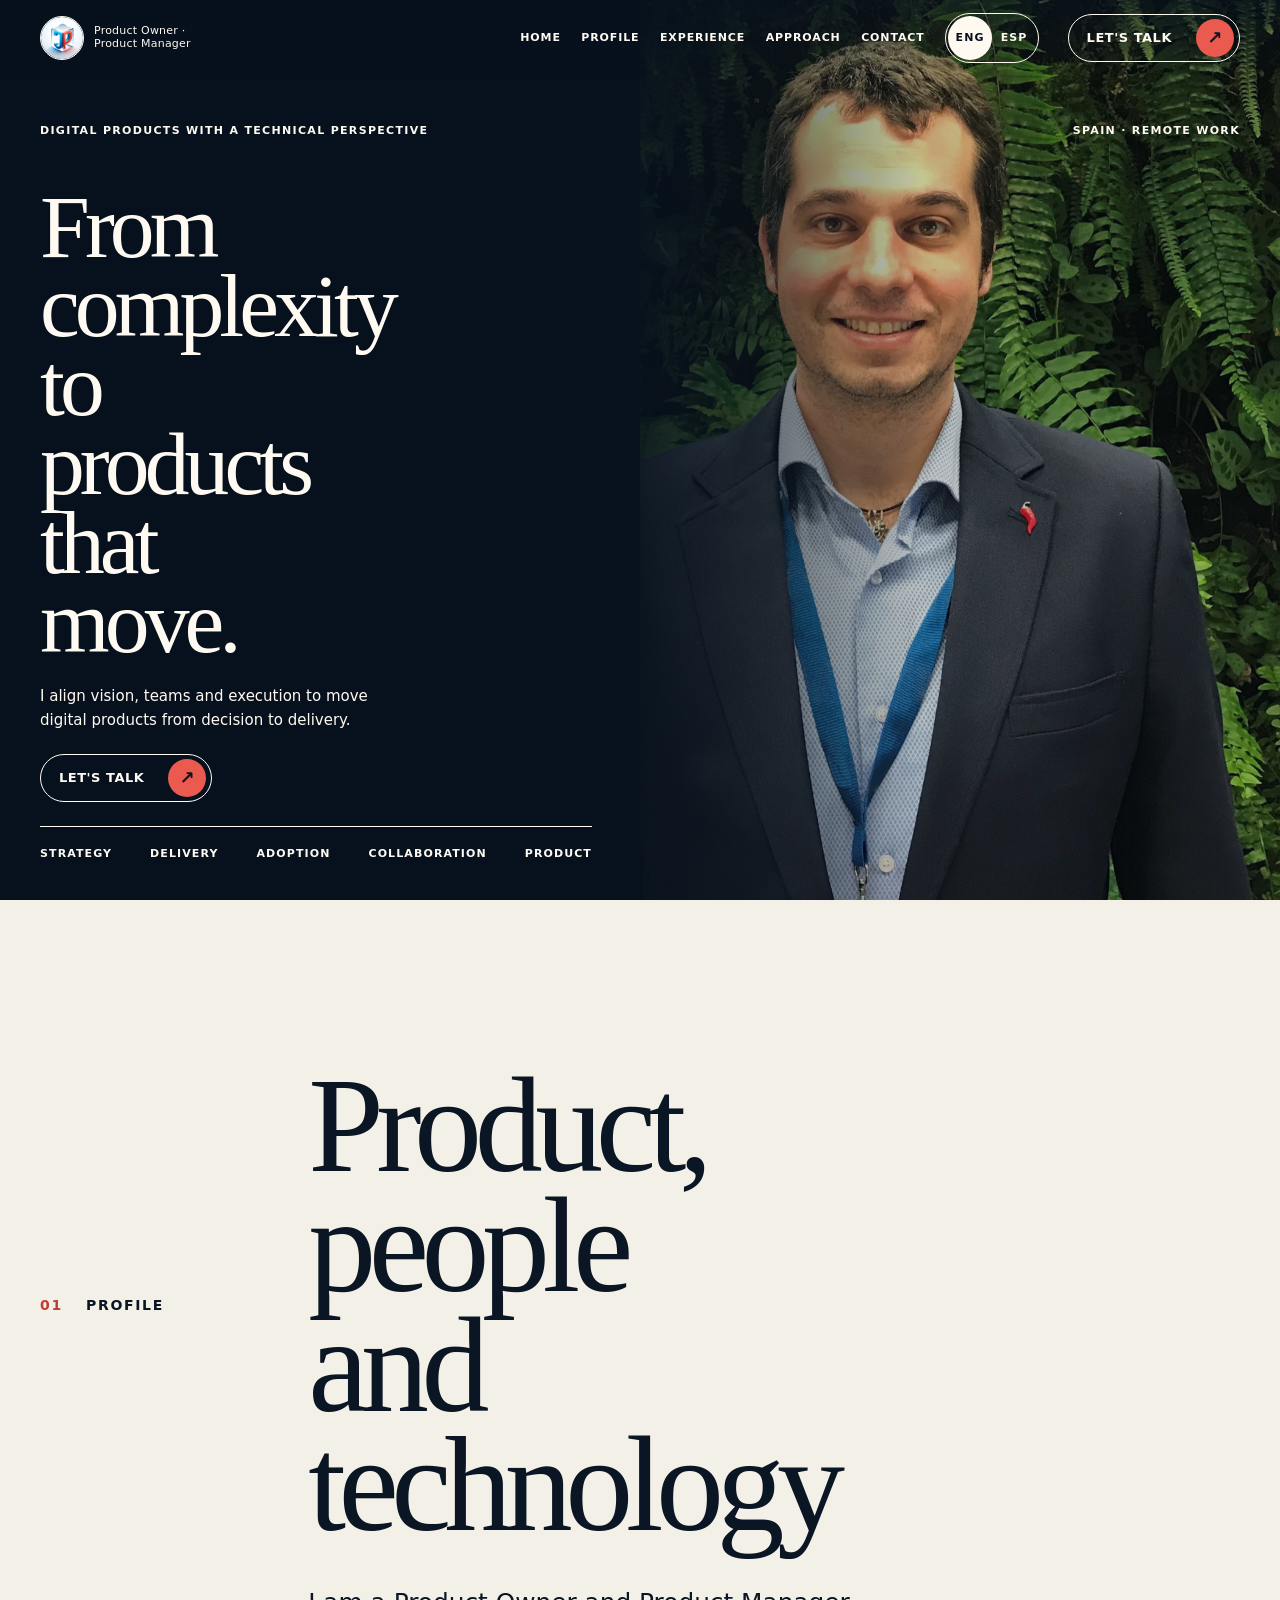
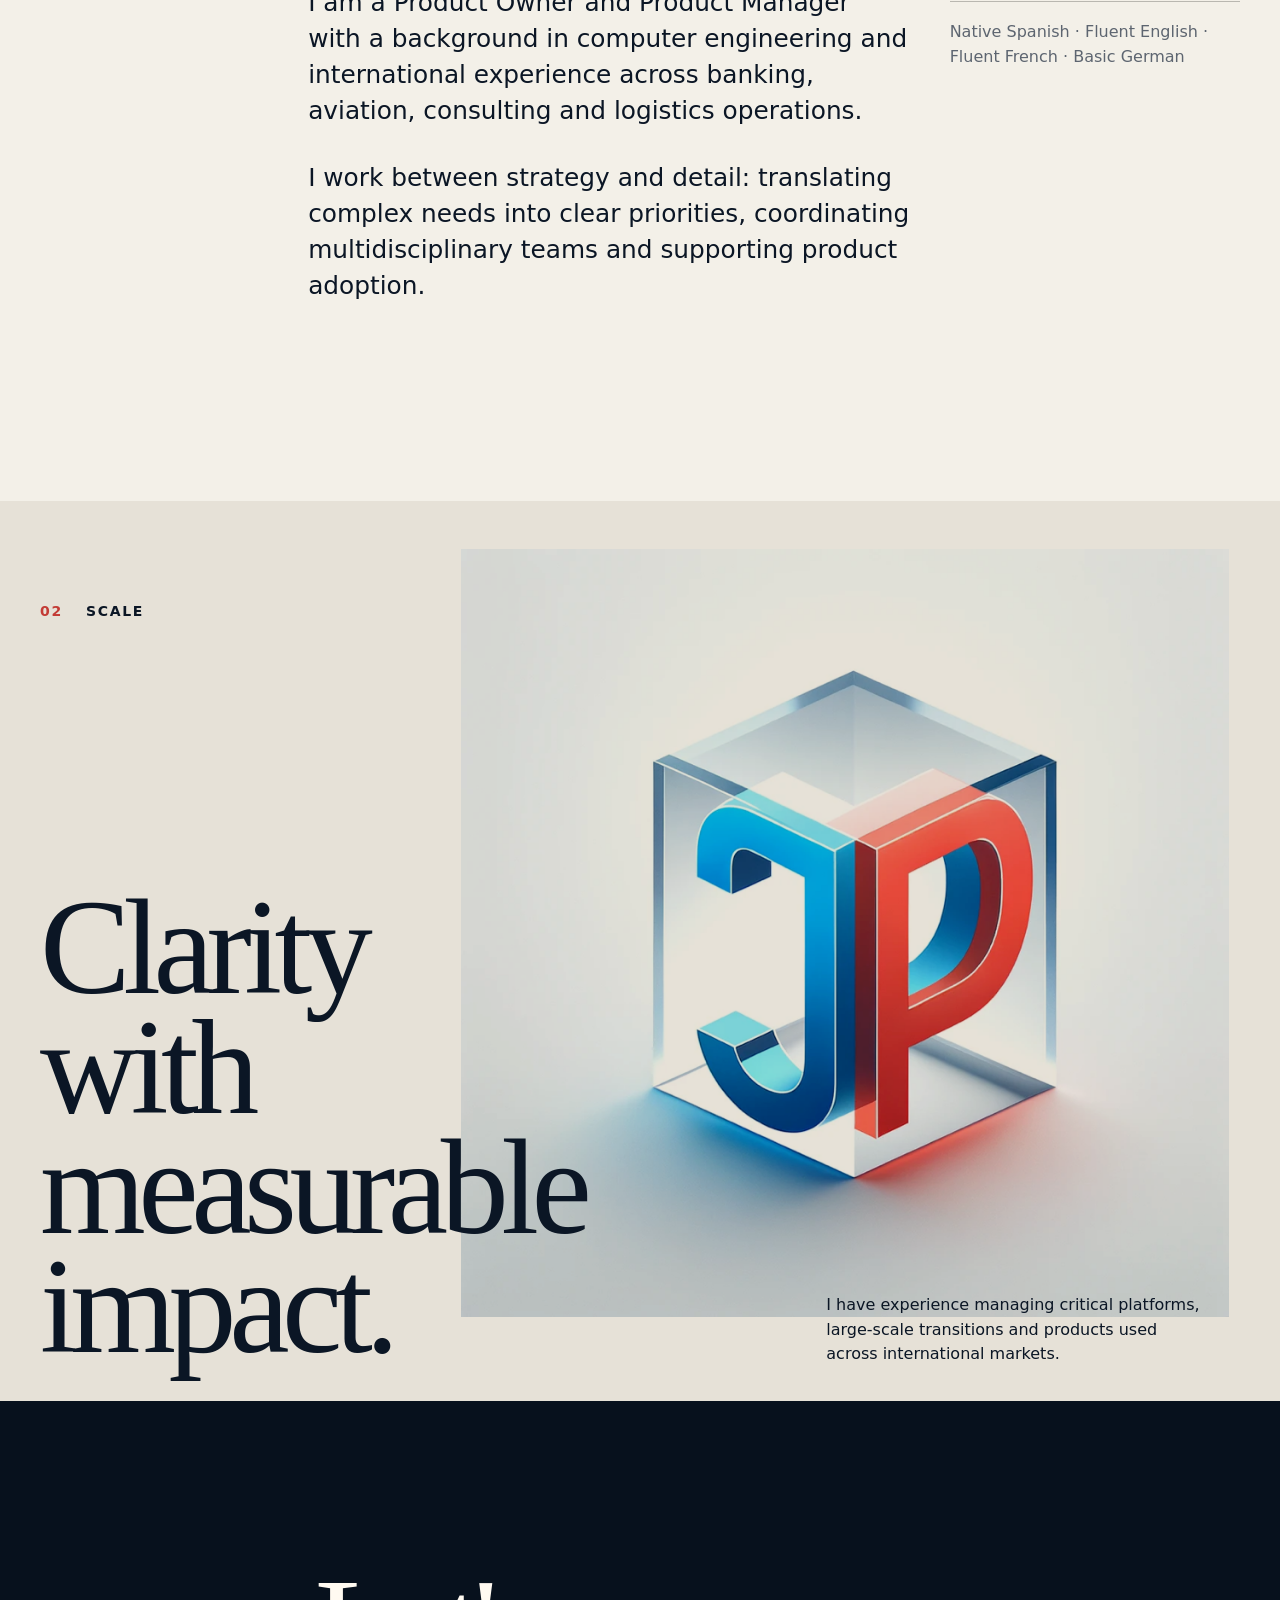
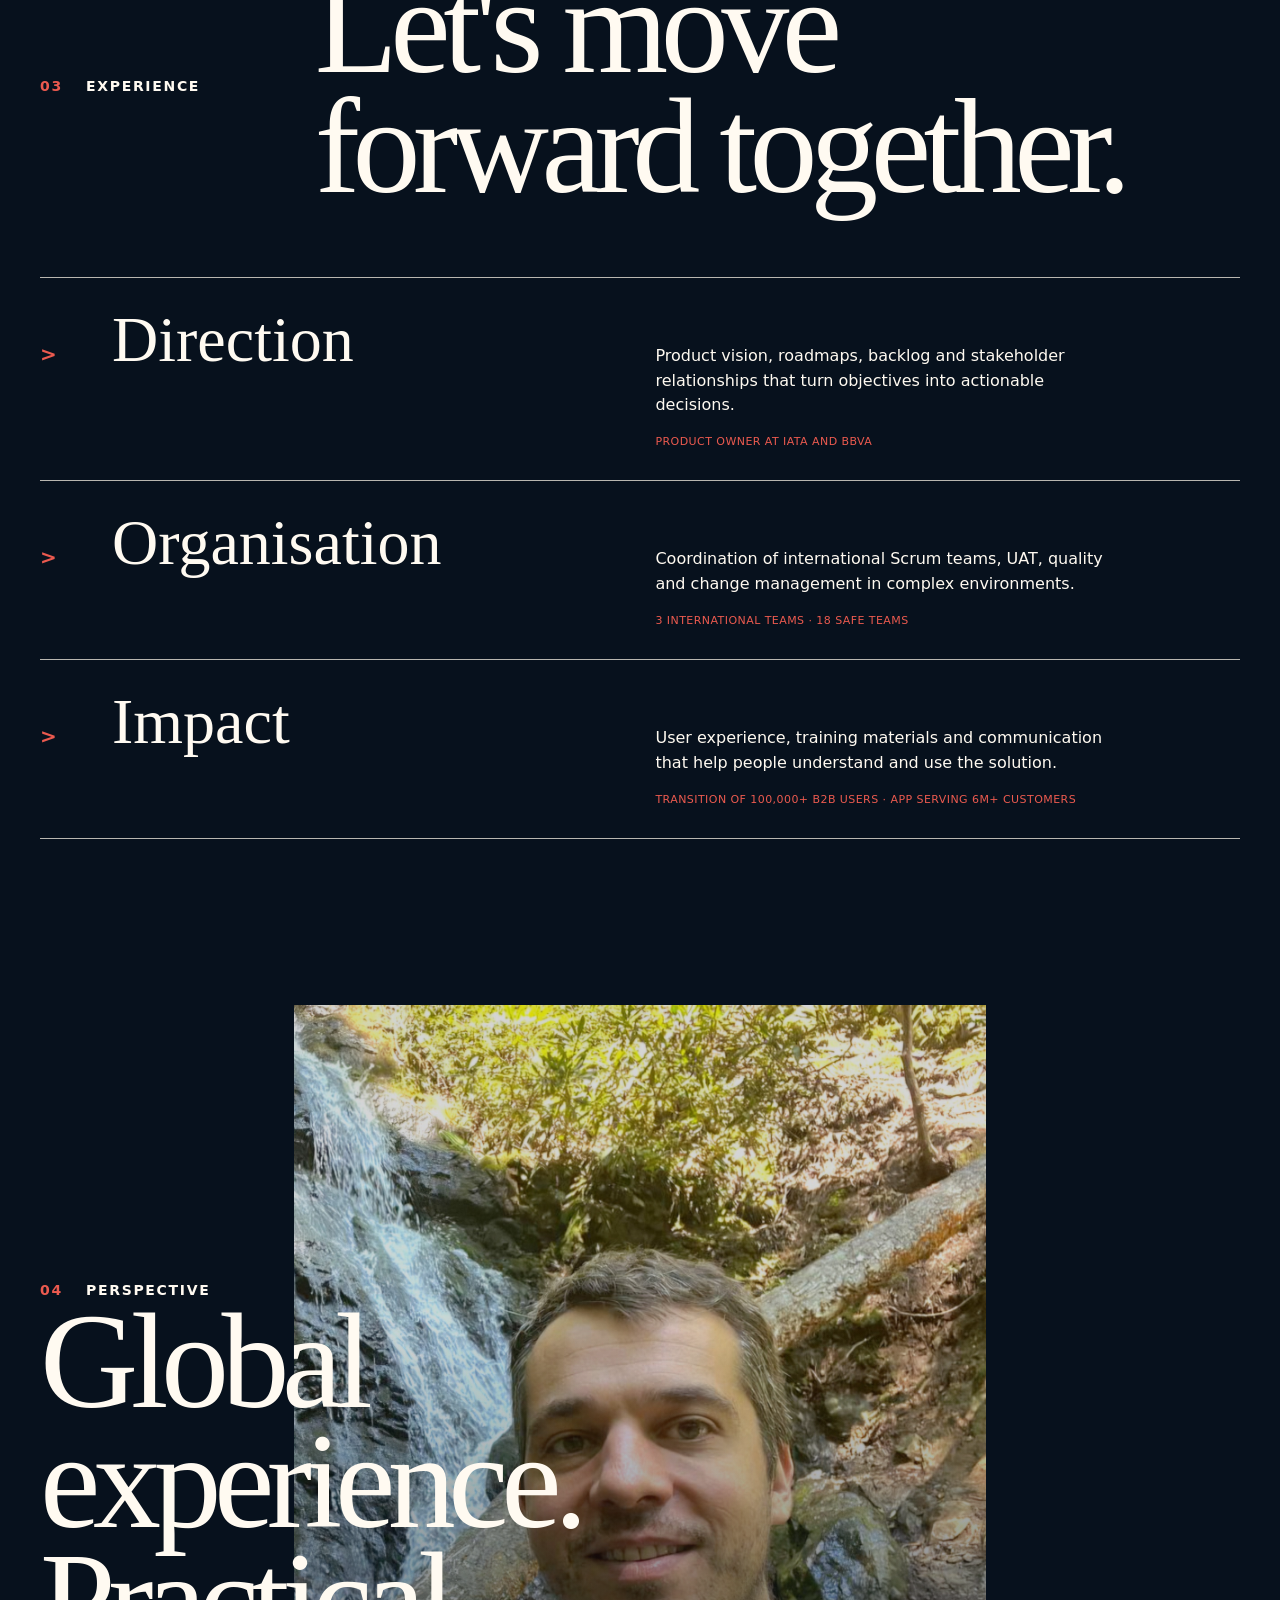
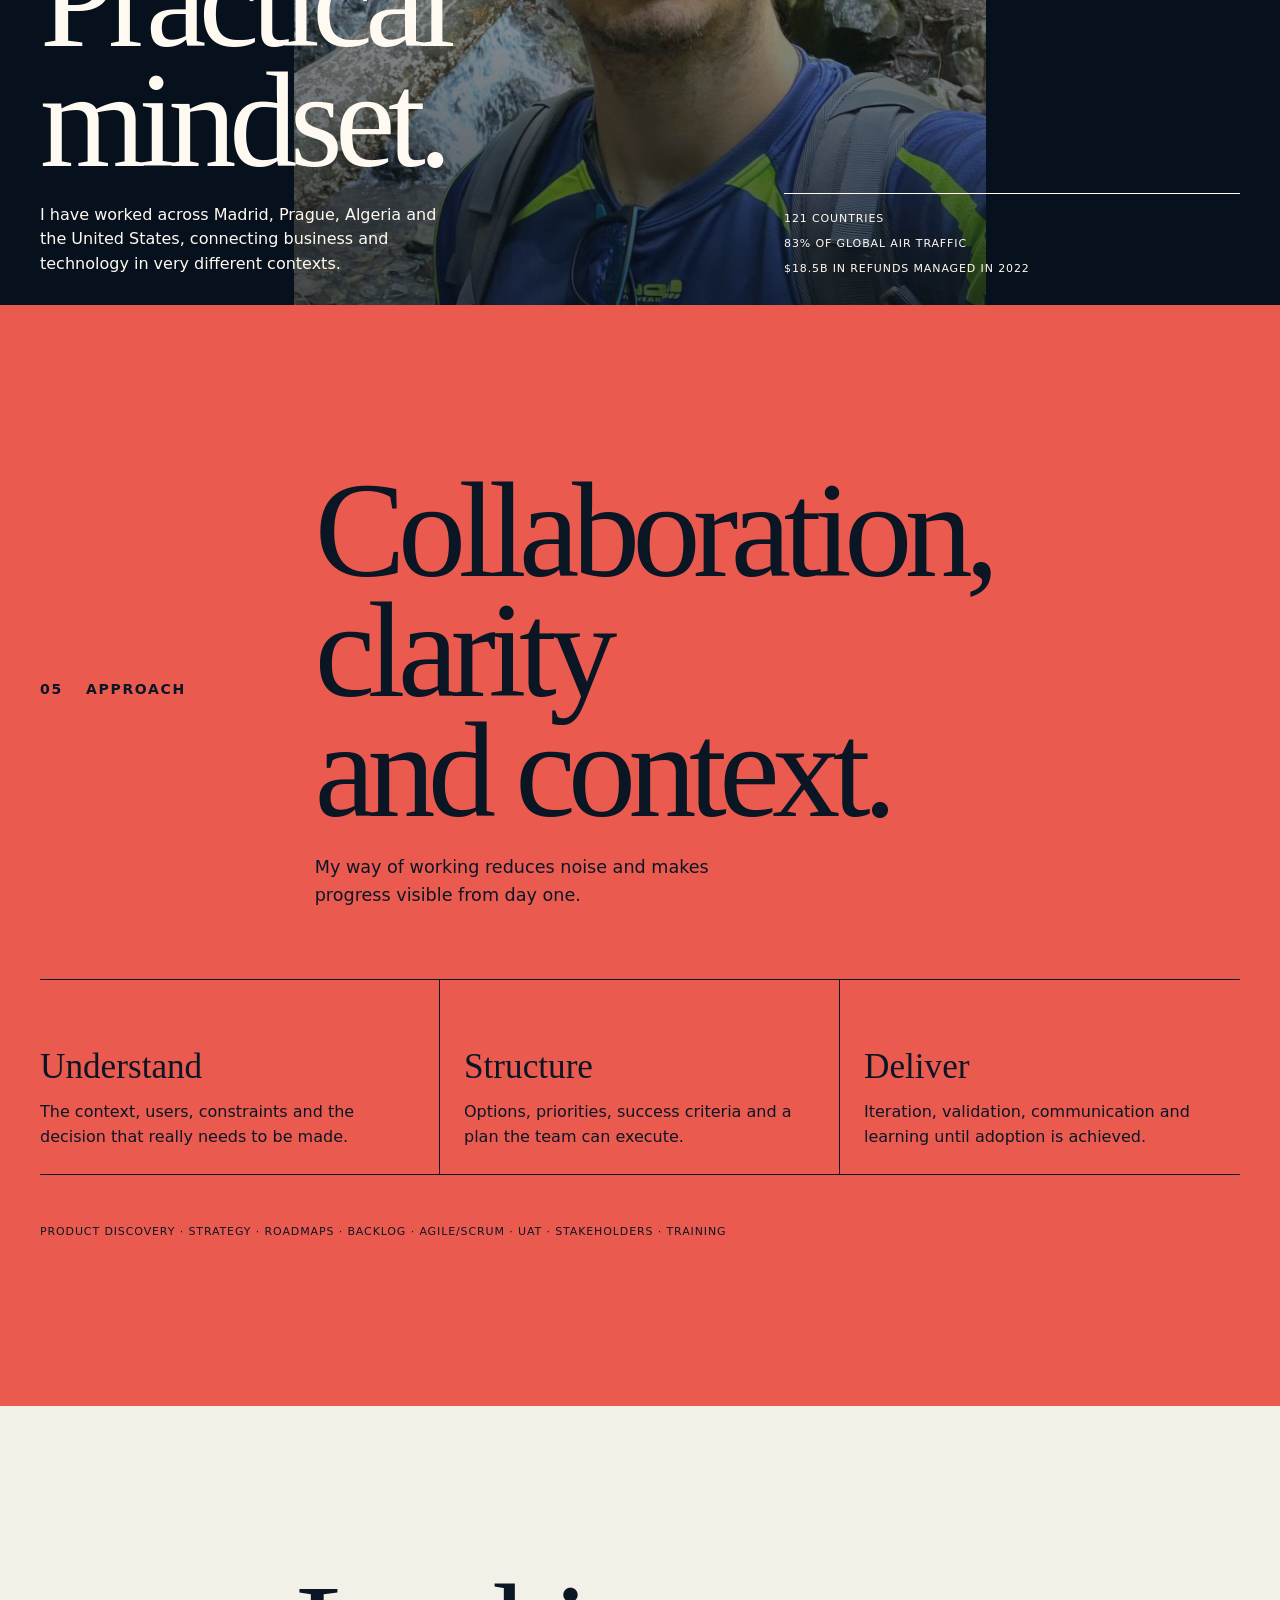
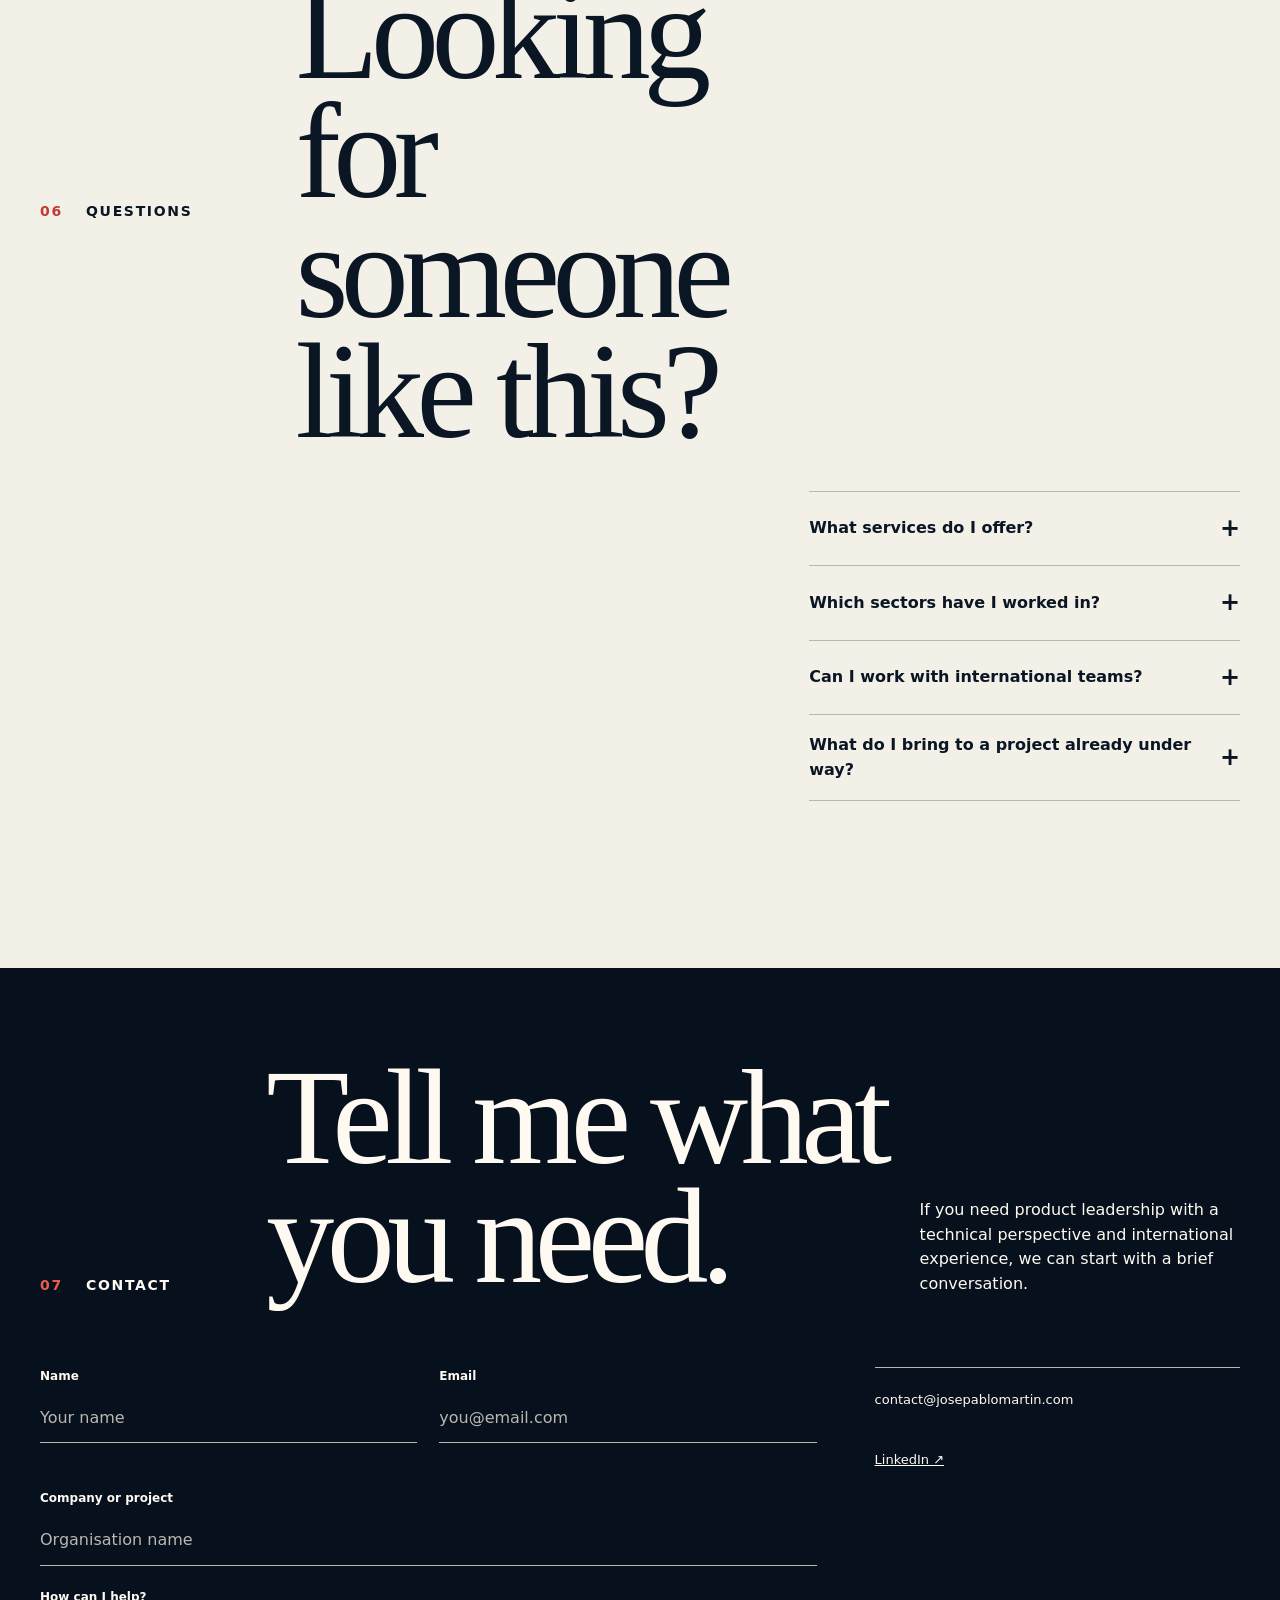
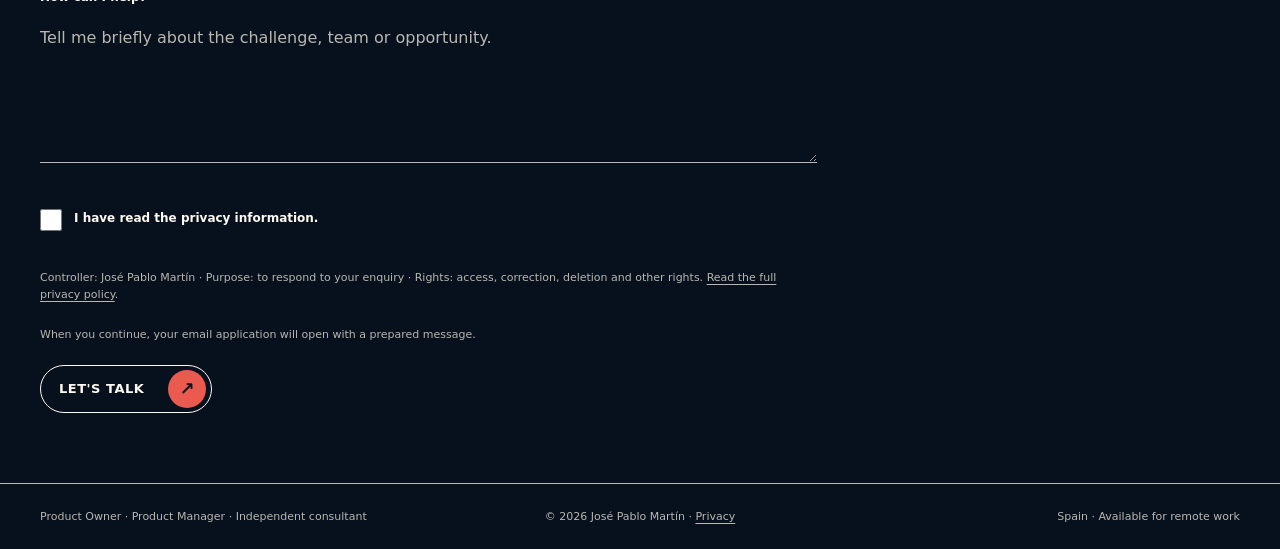
<file: index.html>
<!doctype html>
<html lang="en">
  <head>
    <meta charset="UTF-8" />
    <meta name="viewport" content="width=device-width, initial-scale=1" />
    <meta name="theme-color" content="#0b1625" />
    <link rel="icon" type="image/png" href="assets/jp-mark.png" />
    <link rel="apple-touch-icon" href="assets/jp-mark.png" />
    <meta name="robots" content="index,follow" />
    <title>José Pablo Martín — Product Owner &amp; Product Manager</title>
    <meta name="description" content="Product Owner and Product Manager with international experience in digital products, B2B platforms and complex operations." />
    <link rel="canonical" href="https://josepablomartin.com/" />
    <link rel="alternate" hreflang="en" href="https://josepablomartin.com/" />
    <link rel="alternate" hreflang="es" href="https://josepablomartin.com/?lang=es" />
    <link rel="alternate" hreflang="x-default" href="https://josepablomartin.com/" />
    <meta property="og:type" content="website" />
    <meta property="og:title" content="José Pablo Martín — Product Owner &amp; Product Manager" />
    <meta property="og:description" content="Digital products, strategic vision and international execution." />
    <meta property="og:url" content="https://josepablomartin.com/" />
    <meta property="og:locale" content="en_GB" />
    <meta property="og:image" content="https://josepablomartin.com/assets/profile-hero.jpg" />
    <meta name="twitter:card" content="summary_large_image" />
    <link rel="stylesheet" href="styles.css" />
    <script type="module" src="js/app.js"></script>
  </head>
  <body>
    <a class="skip-link" href="#main-content">Skip to content</a>
    <div id="app"></div>
    <noscript>This page needs JavaScript to display its content. You can contact José Pablo through his LinkedIn profile.</noscript>
  </body>
</html>
</file>
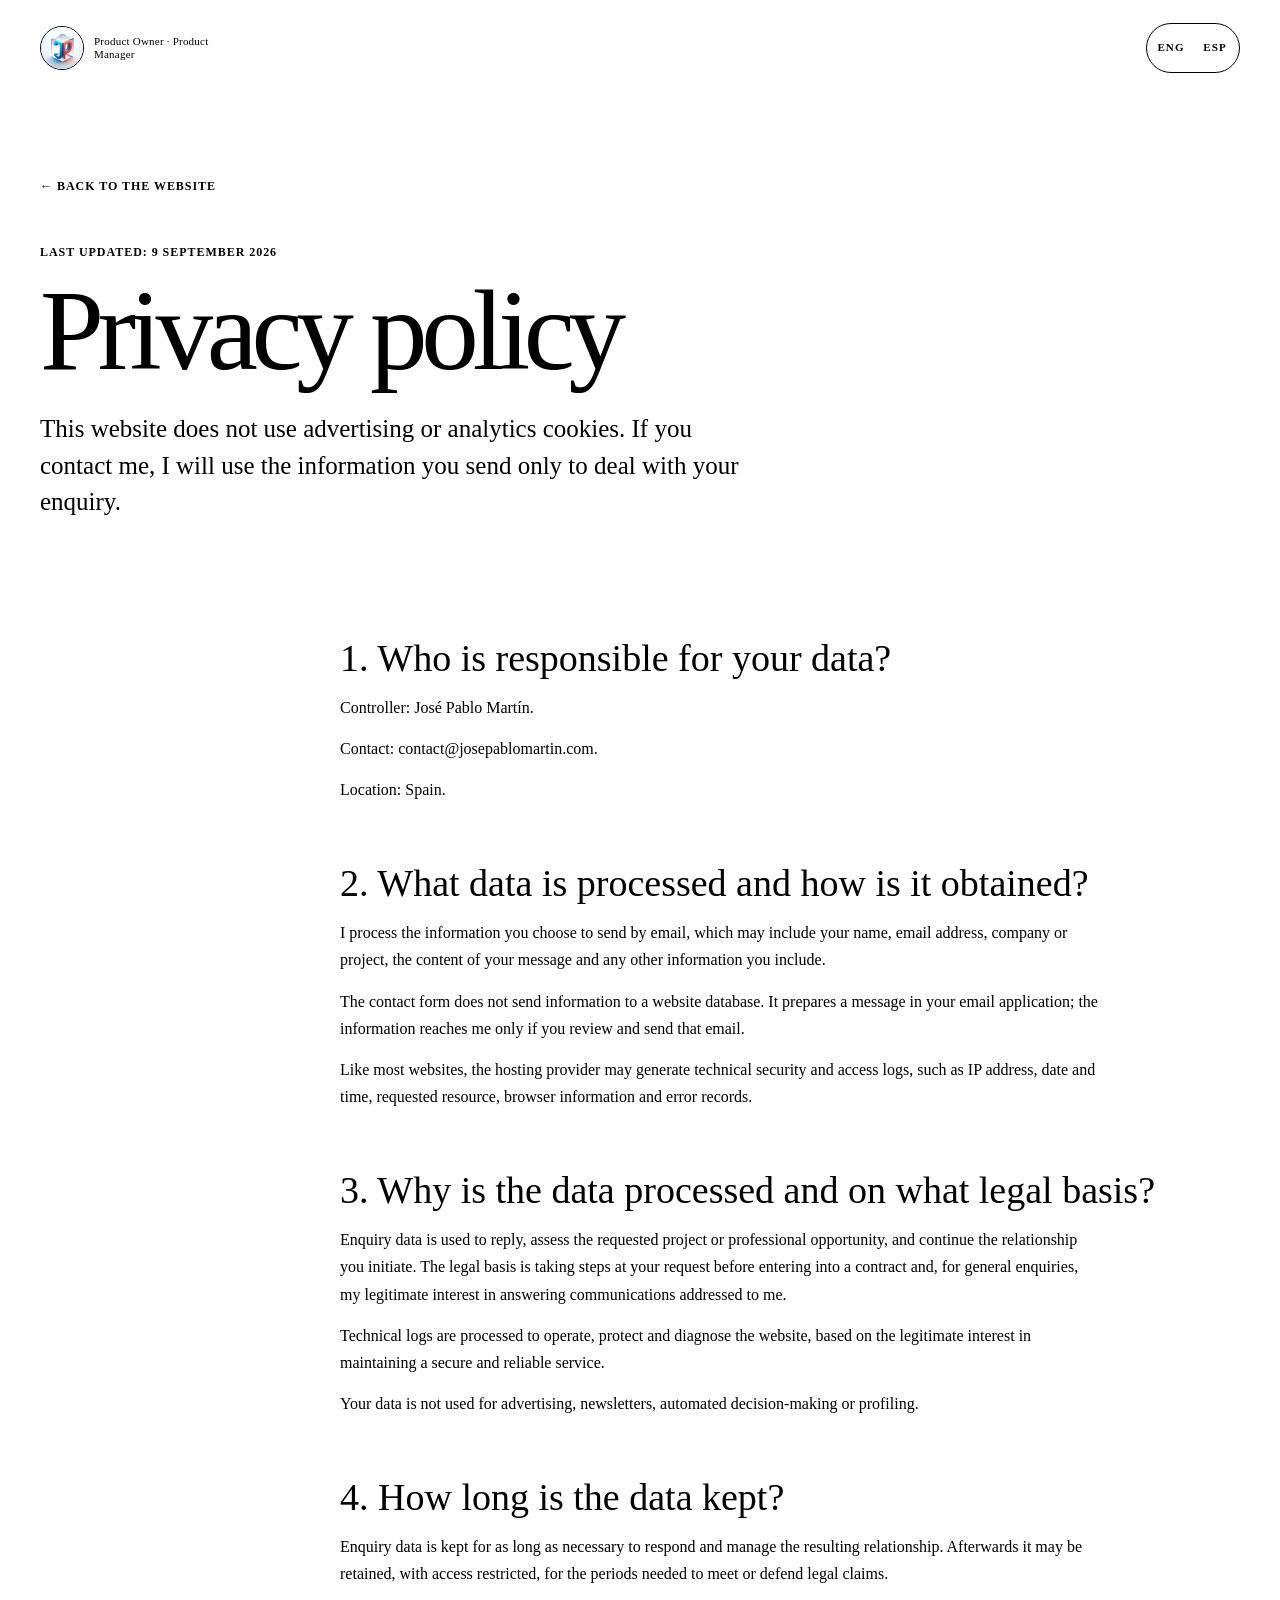
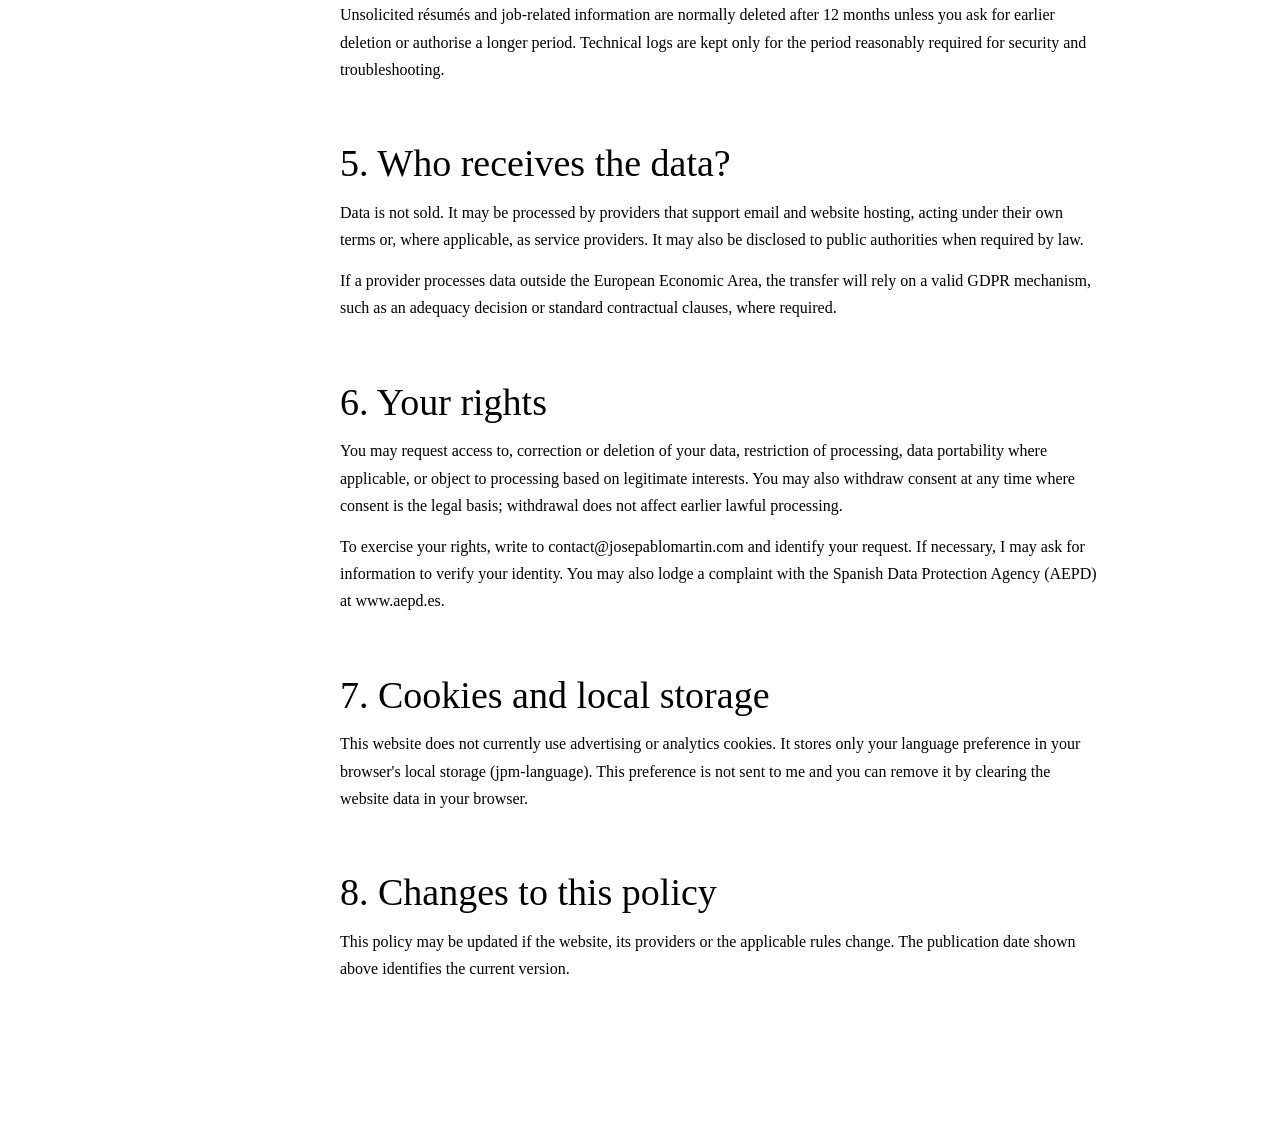
<file: privacy.html>
<!doctype html>
<html lang="en">
  <head>
    <meta charset="UTF-8" />
    <meta name="viewport" content="width=device-width, initial-scale=1" />
    <meta name="theme-color" content="#0b1625" />
    <link rel="icon" type="image/png" href="assets/jp-mark.png" />
    <meta name="robots" content="index,follow" />
    <title>Privacy policy — José Pablo Martín</title>
    <meta name="description" content="How personal data is handled on the professional website of José Pablo Martín." />
    <link rel="canonical" href="https://josepablomartin.com/privacy.html" />
    <link rel="alternate" hreflang="en" href="https://josepablomartin.com/privacy.html" />
    <link rel="alternate" hreflang="es" href="https://josepablomartin.com/privacy.html?lang=es" />
    <link rel="alternate" hreflang="x-default" href="https://josepablomartin.com/privacy.html" />
    <link rel="stylesheet" href="styles.css" />
    <script type="module" src="js/privacy.js"></script>
  </head>
  <body class="legal-page">
    <a class="skip-link" href="#main-content">Skip to content</a>
    <div id="app"></div>
    <noscript>The privacy policy is available in English and Spanish. Enable JavaScript to display it.</noscript>
  </body>
</html>
</file>
<file: styles.css>
* { box-sizing: border-box; }
html { scroll-behavior: smooth; background: var(--background); }
body { margin: 0; color: var(--text); background: var(--background); font-family: var(--font-body); font-size: 16px; line-height: 1.55; overflow-x: hidden; }
body.nav-open { overflow: hidden; }
img { max-width: 100%; display: block; }
a { color: inherit; }
button, input, textarea { font: inherit; }
button, a { -webkit-tap-highlight-color: transparent; }
:focus-visible { outline: 3px solid var(--focus); outline-offset: 4px; }
.wrap { width: min(100% - 36px, 1240px); margin-inline: auto; }
.sr-only { position: absolute; width: 1px; height: 1px; padding: 0; margin: -1px; overflow: hidden; clip: rect(0,0,0,0); white-space: nowrap; border: 0; }
.skip-link { position: fixed; left: 16px; top: 12px; z-index: 100; padding: 12px 16px; background: var(--light); color: var(--dark); transform: translateY(-160%); }
.skip-link:focus { transform: translateY(0); }

.site-header { position: fixed; inset: 0 0 auto; z-index: 50; min-height: 72px; padding: 13px 18px; display: flex; justify-content: space-between; align-items: center; color: var(--light); mix-blend-mode: normal; }
.site-header::before { content: ""; position: absolute; inset: 0; z-index: -1; background: linear-gradient(to bottom, var(--overlay-strong), transparent); pointer-events: none; }
.wordmark { display: flex; align-items: center; gap: 10px; min-height: 44px; text-decoration: none; font-weight: 800; letter-spacing: -.03em; }
.wordmark > span { display: grid; place-items: center; width: 44px; height: 44px; overflow: hidden; border: 1px solid currentColor; border-radius: 50%; background: var(--light); }
.wordmark > span img { width: 100%; height: 100%; object-fit: cover; }
.wordmark small { width: 130px; font-size: 11px; line-height: 1.15; font-weight: 500; letter-spacing: .02em; }
.menu-button { position: relative; z-index: 2; width: 48px; height: 48px; border: 1px solid currentColor; border-radius: 50%; background: transparent; color: inherit; display: grid; place-content: center; gap: 6px; cursor: pointer; }
.menu-button i { width: 18px; height: 1px; background: currentColor; transition: transform .25s ease; }
.menu-open .menu-button i:first-of-type { transform: translateY(3.5px) rotate(45deg); }
.menu-open .menu-button i:last-of-type { transform: translateY(-3.5px) rotate(-45deg); }
.site-menu { position: fixed; inset: 0; background: var(--dark); padding: 110px 24px 36px; display: flex; flex-direction: column; gap: 3px; overflow-y: auto; transform: translateX(100%); visibility: hidden; transition: transform .35s ease, visibility .35s; }
.menu-open .site-menu { transform: translateX(0); visibility: visible; }
.site-menu > a:not(.primary-cta) { font-family: var(--font-display); font-size: clamp(2.2rem, 12vw, 4rem); text-decoration: none; padding: 6px 0; }
.language-switcher { display: flex; align-items: center; width: max-content; margin-top: 18px; border: 1px solid currentColor; border-radius: 999px; padding: 2px; }
.language-switcher button { position: relative; min-width: 52px; min-height: 44px; border: 0; border-radius: 999px; background: transparent; color: inherit; cursor: pointer; font-size: 11px; font-weight: 800; letter-spacing: .1em; }
.language-switcher button[aria-pressed="true"] { background: var(--light); color: var(--dark); }
.language-switcher button:not([aria-pressed="true"]):hover { color: var(--accent); }

.primary-cta { min-height: 48px; padding: 4px 5px 4px 18px; border: 1px solid currentColor; border-radius: 999px; display: inline-flex; align-items: center; justify-content: space-between; gap: 24px; width: max-content; text-decoration: none; font-size: 13px; font-weight: 750; letter-spacing: .04em; text-transform: uppercase; transition: background .2s, color .2s, transform .2s; }
.primary-cta span:last-child { width: 38px; height: 38px; border-radius: 50%; display: grid; place-items: center; color: var(--accent-ink); background: var(--accent); font-size: 18px; }
.primary-cta:hover { background: var(--light); color: var(--dark); transform: translateY(-2px); }
.primary-cta--nav { margin-top: auto; }

.scene { position: relative; min-height: 100svh; overflow: hidden; }
.scene__picture, .scene__picture img, .scene__veil { position: absolute; inset: 0; width: 100%; height: 100%; }
.scene__picture img { object-fit: var(--fit-mobile, cover); object-position: var(--position-mobile); }
.scene__veil { background: var(--overlay-soft); }
.hero { color: var(--light); background: var(--dark); }
.hero .scene__picture, .hero .scene__veil { height: 43%; }
.hero .scene__veil { background: linear-gradient(to top, var(--overlay-strong) 0%, var(--overlay-soft) 48%, var(--overlay-soft) 100%); }
.hero__content { position: relative; z-index: 1; min-height: 100svh; padding-block: 105px 28px; display: flex; flex-direction: column; justify-content: space-between; }
.hero__topline { display: flex; flex-direction: column; gap: 4px; font-size: 11px; font-weight: 650; text-transform: uppercase; letter-spacing: .12em; }
.hero__topline p { margin: 0; }
.hero__copy { margin-top: auto; }
.hero h1, .chapter h2, .detail-scene h2, .context-scene h2, .contact h2 { margin: 0; font-family: var(--font-display); font-weight: 400; line-height: .88; letter-spacing: -.055em; text-wrap: balance; }
.hero h1 { font-size: clamp(3.2rem, 13vw, 3.8rem); max-width: 11ch; }
.hero h1 span, .chapter h2 span, .detail-scene h2 span, .context-scene h2 span, .contact h2 span { display: block; }
.hero__support { margin-top: 24px; display: flex; flex-direction: column; gap: 22px; }
.hero__support > p { margin: 0; max-width: 39ch; font-size: 15px; }
.hero__attributes { list-style: none; padding: 18px 0 0; margin: 24px 0 0; border-top: 1px solid currentColor; display: block; justify-content: space-between; gap: 12px; font-size: 11px; font-weight: 700; letter-spacing: .1em; text-transform: uppercase; }

.chapter { padding-block: clamp(88px, 13vw, 180px); }
.chapter__grid { display: grid; gap: 40px; }
.chapter-marker { margin: 0; display: flex; gap: 12px; align-items: center; font-size: 14px; font-weight: 750; text-transform: uppercase; letter-spacing: .12em; }
.chapter-marker span { min-width: 34px; color: var(--accent-on-light); }
.chapter-marker--light span { color: var(--accent); }
.pillars .chapter-marker span { color: var(--accent); }
.chapter h2, .detail-scene h2, .context-scene h2, .contact h2 { font-size: clamp(3.1rem, 13vw, 8.5rem); }
.chapter__body { max-width: 620px; font-size: clamp(1.15rem, 2vw, 1.55rem); line-height: 1.45; }
.chapter__body p { margin: 0 0 1.25em; }
.story__aside { margin: 0; padding-top: 18px; border-top: 1px solid var(--border); color: var(--muted); font-size: 16px; }

.detail-scene { background: var(--surface); }
.detail-scene .scene__picture { inset: 10% 0 auto; height: 58%; }
.detail-scene .scene__picture img { object-fit: contain; mix-blend-mode: multiply; }
.detail-scene .scene__veil { display: none; }
.detail-scene__content { min-height: 100svh; position: relative; z-index: 1; padding-block: 100px 34px; display: flex; flex-direction: column; justify-content: space-between; }
.detail-scene__content > div { display: grid; gap: 18px; }
.detail-scene h2 { max-width: 8ch; }
.detail-scene__content > div > p { margin: 0; max-width: 38ch; }

.pillars { background: var(--dark); color: var(--light); }
.chapter__grid--intro { display: grid; gap: 38px; margin-bottom: 70px; }
.pillar-list { list-style: none; margin: 0; padding: 0; border-top: 1px solid var(--border); }
.pillar-list li { padding: 30px 0; border-bottom: 1px solid var(--border); display: grid; grid-template-columns: 38px 1fr; column-gap: 12px; }
.pillar-list__index { color: var(--accent); font-size: 20px; font-weight: 800; }
.pillar-list h3 { margin: 0; font-family: var(--font-display); font-size: clamp(2rem, 8vw, 4rem); font-weight: 400; line-height: 1; }
.pillar-list p { grid-column: 2; margin: 18px 0; max-width: 44ch; color: var(--light); }
.pillar-list small { grid-column: 2; color: var(--accent); font-size: 11px; letter-spacing: .04em; text-transform: uppercase; }

.context-scene { color: var(--light); background: var(--dark); }
.context-scene .scene__veil { background: linear-gradient(to top, var(--overlay-strong) 5%, transparent 65%); }
.context-scene__content { position: relative; z-index: 1; min-height: 100svh; padding-block: 104px 28px; display: flex; flex-direction: column; justify-content: space-between; }
.context-scene__content > div { margin-top: auto; }
.context-scene h2 { max-width: 9ch; }
.context-scene__content p { max-width: 40ch; margin: 22px 0 0; }
.context-scene__content ul { list-style: none; padding: 16px 0 0; margin: 28px 0 0; border-top: 1px solid currentColor; display: grid; gap: 8px; font-size: 11px; text-transform: uppercase; letter-spacing: .08em; }

.process { background: var(--accent); color: var(--accent-ink); }
.process .chapter-marker span { color: var(--accent-ink); }
.process__intro { max-width: 42ch; margin: 24px 0 0; font-size: 1.1rem; }
.process__steps { list-style: none; padding: 0; margin: 0; border-top: 1px solid currentColor; }
.process__steps li { border-bottom: 1px solid currentColor; padding: 28px 0; display: grid; grid-template-columns: 44px 1fr; gap: 5px 12px; }
.process__steps span { font-size: 11px; font-weight: 800; }
.process__steps h3 { margin: 0; font-family: var(--font-display); font-size: 2.2rem; line-height: 1; font-weight: 400; }
.process__steps p { grid-column: 2; margin: 10px 0 0; max-width: 42ch; }
.process__roles { margin: 48px 0 0; font-size: 11px; text-transform: uppercase; letter-spacing: .08em; }

.faq { background: var(--background); }
.faq__items details { border-top: 1px solid var(--border); }
.faq__items details:last-child { border-bottom: 1px solid var(--border); }
.faq__items summary { min-height: 68px; padding: 18px 0; display: flex; align-items: center; justify-content: space-between; gap: 20px; cursor: pointer; list-style: none; font-weight: 700; }
.faq__items summary::-webkit-details-marker { display: none; }
.faq__items summary span { font-size: 24px; transition: transform .2s ease; }
.faq__items details[open] summary span { transform: rotate(45deg); }
.faq__items details p { margin: 0; padding: 0 36px 24px 0; color: var(--muted); }

.contact { background: var(--dark); color: var(--light); padding-block: 90px 70px; }
.contact__heading { display: grid; gap: 34px; }
.contact__heading h2 { max-width: 10ch; }
.contact__heading > p { margin: 0; max-width: 40ch; }
.contact__grid { display: grid; gap: 58px; margin-top: 70px; }
.contact-form { display: grid; gap: 22px; }
.form-row { display: grid; gap: 22px; }
.field { display: grid; gap: 8px; }
.field label, .consent label { font-size: 12px; font-weight: 700; }
.field input, .field textarea { width: 100%; border: 0; border-bottom: 1px solid var(--border); border-radius: 0; padding: 12px 0; background: transparent; color: var(--light); min-height: 48px; }
.field textarea { resize: vertical; min-height: 130px; }
.field input::placeholder, .field textarea::placeholder { color: var(--border); opacity: 1; }
.field input[aria-invalid="true"], .field textarea[aria-invalid="true"] { border-color: var(--accent); }
.field__error { min-height: 16px; color: var(--accent); font-size: 11px; }
.consent { display: grid; grid-template-columns: 24px 1fr; column-gap: 10px; align-items: start; }
.consent input { width: 22px; height: 22px; margin: 0; accent-color: var(--accent); }
.consent .field__error { grid-column: 2; }
.privacy-pending, .form-status { margin: 0; font-size: 11px; color: var(--border); }
.privacy-pending a, .footer a { color: inherit; text-underline-offset: 3px; }
.primary-cta--button { border-color: var(--light); background: transparent; color: var(--light); cursor: pointer; }
.honeypot { position: absolute; left: -9999px; }
.contact__direct { display: flex; flex-direction: column; align-items: flex-start; gap: 12px; border-top: 1px solid var(--border); padding-top: 22px; font-size: 13px; }
.contact__direct p { margin: 0 0 16px; overflow-wrap: anywhere; }
.contact__direct a { min-height: 44px; display: inline-flex; align-items: center; }

.footer { background: var(--dark); color: var(--border); border-top: 1px solid var(--border); padding-block: 24px; font-size: 11px; }
.footer .wrap { display: grid; gap: 4px; }
.footer p { margin: 0; }
.legal-page { background: var(--background); color: var(--text); }
.legal-header { min-height: 96px; display: flex; align-items: center; justify-content: space-between; gap: 24px; border-bottom: 1px solid var(--border); }
.legal-header .wordmark { position: static; color: var(--text); }
.legal-main { padding-block: clamp(36px, 6vw, 88px) clamp(72px, 10vw, 140px); }
.legal-back { display: inline-block; margin-bottom: 48px; color: var(--muted); font-size: 12px; font-weight: 700; text-decoration: none; text-transform: uppercase; letter-spacing: .08em; }
.legal-title { max-width: 900px; padding-bottom: clamp(40px, 7vw, 88px); }
.legal-title > p:first-child { margin: 0 0 18px; color: var(--accent-on-light); font-size: 12px; font-weight: 750; text-transform: uppercase; letter-spacing: .08em; }
.legal-title h1 { margin: 0; font-family: var(--font-display); font-size: clamp(48px, 9vw, 118px); font-weight: 400; line-height: .88; letter-spacing: -.055em; }
.legal-summary { max-width: 720px; margin: 30px 0 0; color: var(--muted); font-size: clamp(18px, 2.3vw, 25px); line-height: 1.45; }
.legal-content { max-width: 900px; margin-left: auto; }
.legal-content section { display: grid; gap: 14px; padding-block: 30px; border-top: 1px solid var(--border); }
.legal-content h2 { margin: 0; font-family: var(--font-display); font-size: clamp(25px, 3vw, 38px); font-weight: 400; line-height: 1.1; }
.legal-content p { max-width: 760px; margin: 0; color: var(--muted); line-height: 1.7; }
.reveal { opacity: 0; transform: translateY(24px); transition: opacity .65s ease, transform .65s ease; }
.reveal.is-visible { opacity: 1; transform: none; }

@media (min-width: 760px) {
  .wrap { width: min(100% - 80px, 1240px); }
  .site-header { padding-inline: 40px; }
  .hero__topline { flex-direction: row; justify-content: space-between; }
  .hero__support { flex-direction: row; align-items: flex-end; justify-content: space-between; }
  .hero__attributes { width: 46%; margin-left: auto; }
  .hero .scene__picture, .hero .scene__veil { height: 46%; }
  .hero h1 { font-size: clamp(4.5rem, 10vw, 6rem); }
  .chapter__grid { grid-template-columns: minmax(130px, .55fr) 1.7fr; }
  .chapter__grid > .chapter__body, .chapter__grid > .faq__items { grid-column: 2; }
  .story__aside { grid-column: 1; grid-row: 3; align-self: start; }
  .detail-scene .scene__picture { inset: 4% 0 auto 36%; width: 60%; height: 88%; }
  .detail-scene__content > div { grid-template-columns: 1.3fr .7fr; align-items: end; }
  .pillar-list li { grid-template-columns: 60px 1fr 1.1fr; align-items: baseline; }
  .pillar-list p { grid-column: 3; margin: 0; }
  .pillar-list small { grid-column: 3; margin-top: 15px; }
  .context-scene__content { flex-direction: row; align-items: flex-end; gap: 50px; }
  .context-scene__content ul { width: 38%; flex: none; }
  .process__steps { display: grid; grid-template-columns: repeat(3, 1fr); border-bottom: 1px solid currentColor; }
  .process__steps li { display: block; border-right: 1px solid currentColor; border-bottom: 0; padding: 24px; }
  .process__steps li:first-child { padding-left: 0; }
  .process__steps li:last-child { border-right: 0; }
  .process__steps h3 { margin-top: 45px; }
  .process__steps p { margin-top: 16px; }
  .form-row { grid-template-columns: 1fr 1fr; }
  .contact__grid { grid-template-columns: 1.7fr .8fr; }
  .footer .wrap { grid-template-columns: 1fr auto 1fr; }
  .footer p:last-child { text-align: right; }
}

@media (min-width: 1020px) {
  .site-header { color: var(--light); }
  .menu-button { display: none; }
  .site-menu { position: static; padding: 0; background: transparent; transform: none; visibility: visible; overflow: visible; flex-direction: row; align-items: center; gap: clamp(12px, 1.6vw, 25px); }
  .site-menu > a:not(.primary-cta) { font-family: var(--font-body); font-size: 11px; font-weight: 700; text-transform: uppercase; letter-spacing: .08em; padding: 12px 0; }
  .site-menu > a:not(.primary-cta):hover { border-bottom: 1px solid currentColor; }
  .language-switcher { margin-top: 0; }
  .language-switcher button { min-width: 44px; min-height: 44px; }
  .primary-cta--nav { margin: 0 0 0 8px; min-height: 44px; }
  .scene__picture img { object-fit: var(--fit-desktop, cover); object-position: var(--position-desktop); }
  .hero .scene__picture { inset: 0 0 0 auto; width: 50%; height: 100%; }
  .hero .scene__veil { height: 100%; background: linear-gradient(to right, var(--dark) 0%, var(--dark) 47%, var(--overlay-soft) 72%, var(--overlay-soft) 100%); }
  .hero__content { padding-block: 122px 38px; }
  .hero h1 { max-width: 6.2ch; font-size: clamp(4.7rem, 7vw, 7rem); }
  .hero__support { width: 46%; flex-direction: column; align-items: flex-start; }
  .hero__attributes { width: 46%; margin-left: 0; display: flex; }
  .chapter__grid { grid-template-columns: .55fr 1.45fr .7fr; }
  .chapter__grid > .chapter__body { grid-column: 2; }
  .story__aside { grid-column: 3; grid-row: 2; margin-top: 16px; }
  .chapter__grid--intro { grid-template-columns: .55fr 2.15fr; }
  .faq .chapter__grid > .faq__items { grid-column: 3; grid-row: 2; }
  .faq .chapter__grid { grid-template-columns: .5fr 1.1fr 1fr; }
  .contact__heading { grid-template-columns: .45fr 1.45fr .75fr; align-items: end; }
}

@media (max-height: 620px) and (orientation: landscape) {
  .hero__content, .detail-scene__content, .context-scene__content { padding-top: 88px; padding-bottom: 18px; }
  .hero h1 { font-size: clamp(3rem, 12vh, 5rem); }
  .hero__support { margin-top: 12px; }
  .hero__attributes { margin-top: 12px; padding-top: 10px; }
  .detail-scene h2, .context-scene h2 { font-size: clamp(2.8rem, 15vh, 5.2rem); }
  .detail-scene .scene__picture { inset: 0 0 0 44%; width: 54%; height: 100%; }
}

@media (max-width: 759px) and (max-height: 650px) {
  .hero .scene__picture, .hero .scene__veil { height: 34%; }
  .hero__content { padding-top: 92px; padding-bottom: 18px; }
  .hero h1 { font-size: clamp(2.9rem, 14vw, 4rem); }
  .hero__support { margin-top: 12px; gap: 12px; }
  .hero__support > p { font-size: 13px; line-height: 1.4; }
  .hero__attributes { margin-top: 12px; padding-top: 10px; }
}

@media (max-width: 1019px) and (max-height: 650px) {
  .site-menu { padding-top: 70px; padding-bottom: 18px; }
  .site-menu > a:not(.primary-cta) { font-size: clamp(1.55rem, 8vh, 2rem); line-height: 1.05; padding-block: 4px; }
  .language-switcher { margin-top: 10px; }
}

@media (max-width: 1019px) and (max-height: 450px) {
  .site-menu { padding-top: 62px; padding-bottom: 12px; }
  .site-menu > a:not(.primary-cta) { font-size: 1.4rem; padding-block: 3px; }
  .language-switcher { margin-top: 6px; }
}

@media (prefers-reduced-motion: reduce) {
  html { scroll-behavior: auto; }
  *, *::before, *::after { animation-duration: .01ms !important; transition-duration: .01ms !important; scroll-behavior: auto !important; }
  .reveal { opacity: 1; transform: none; }
}
</file>
